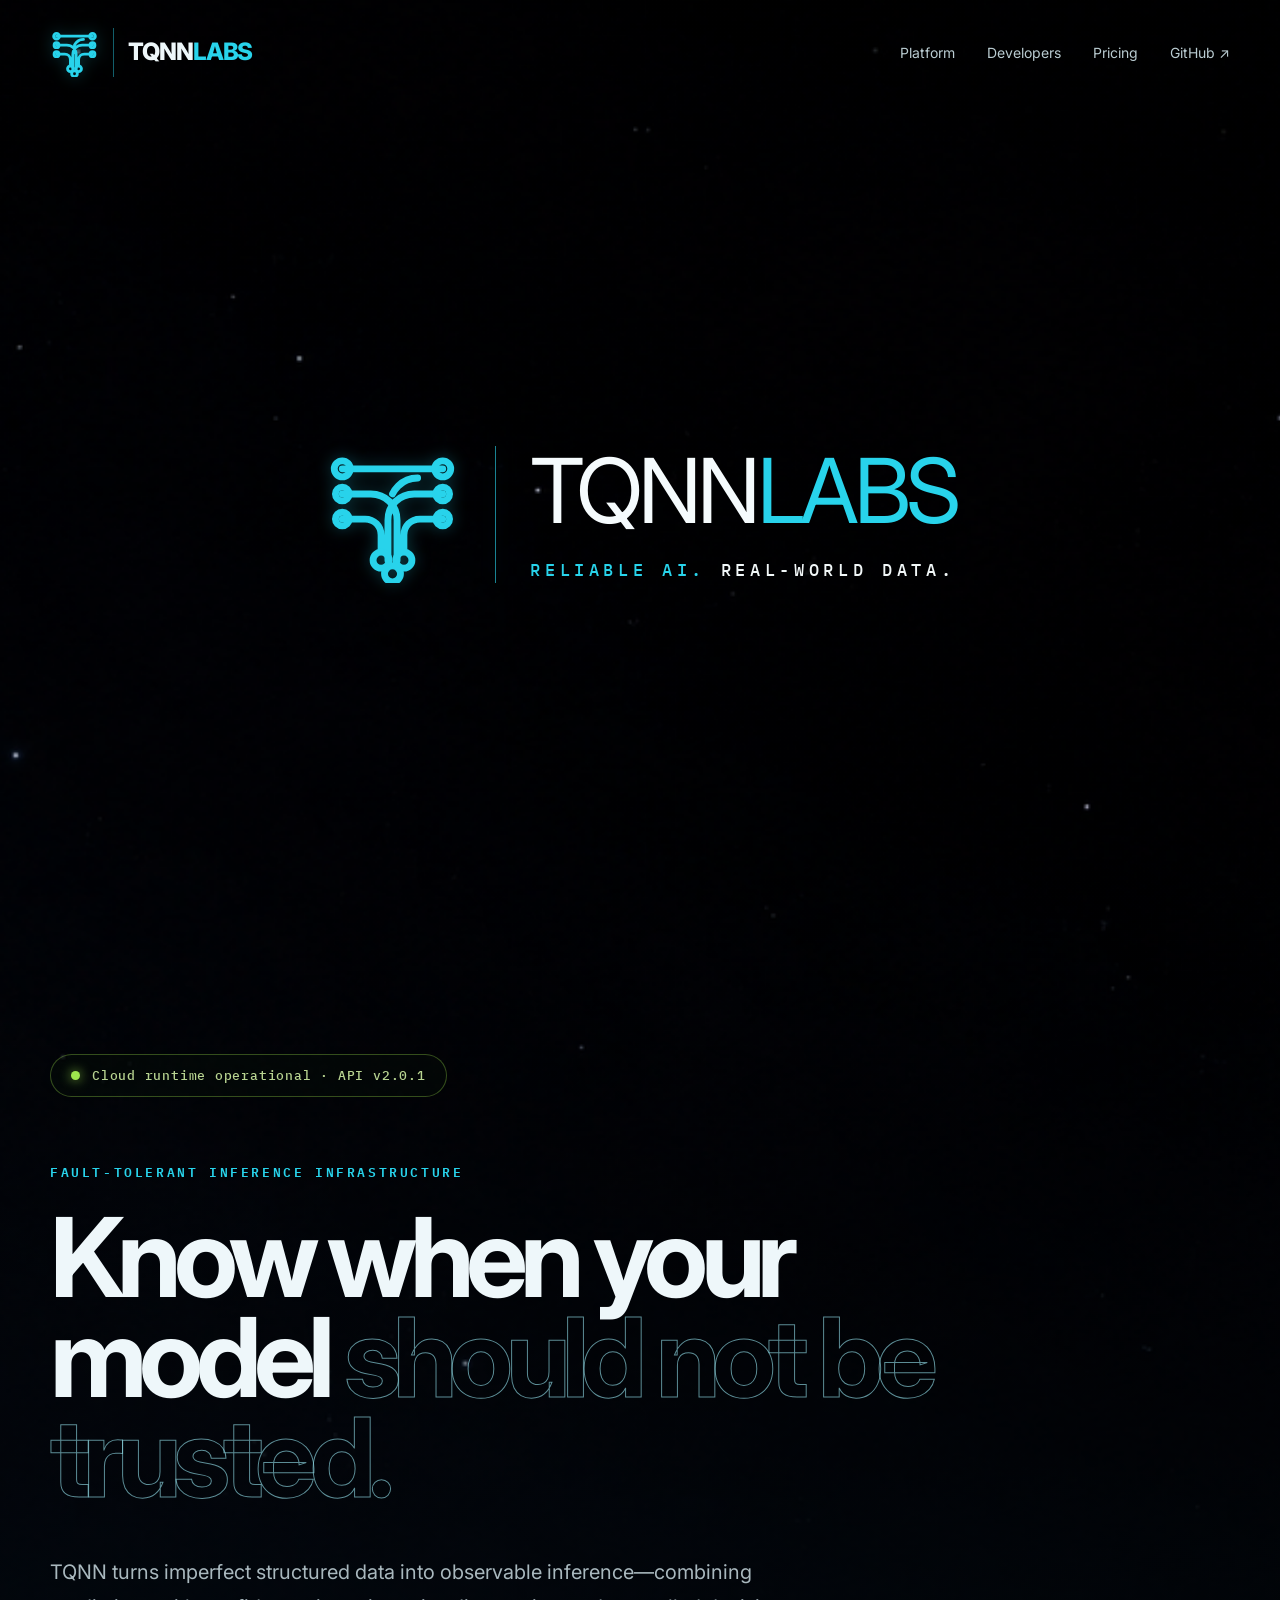
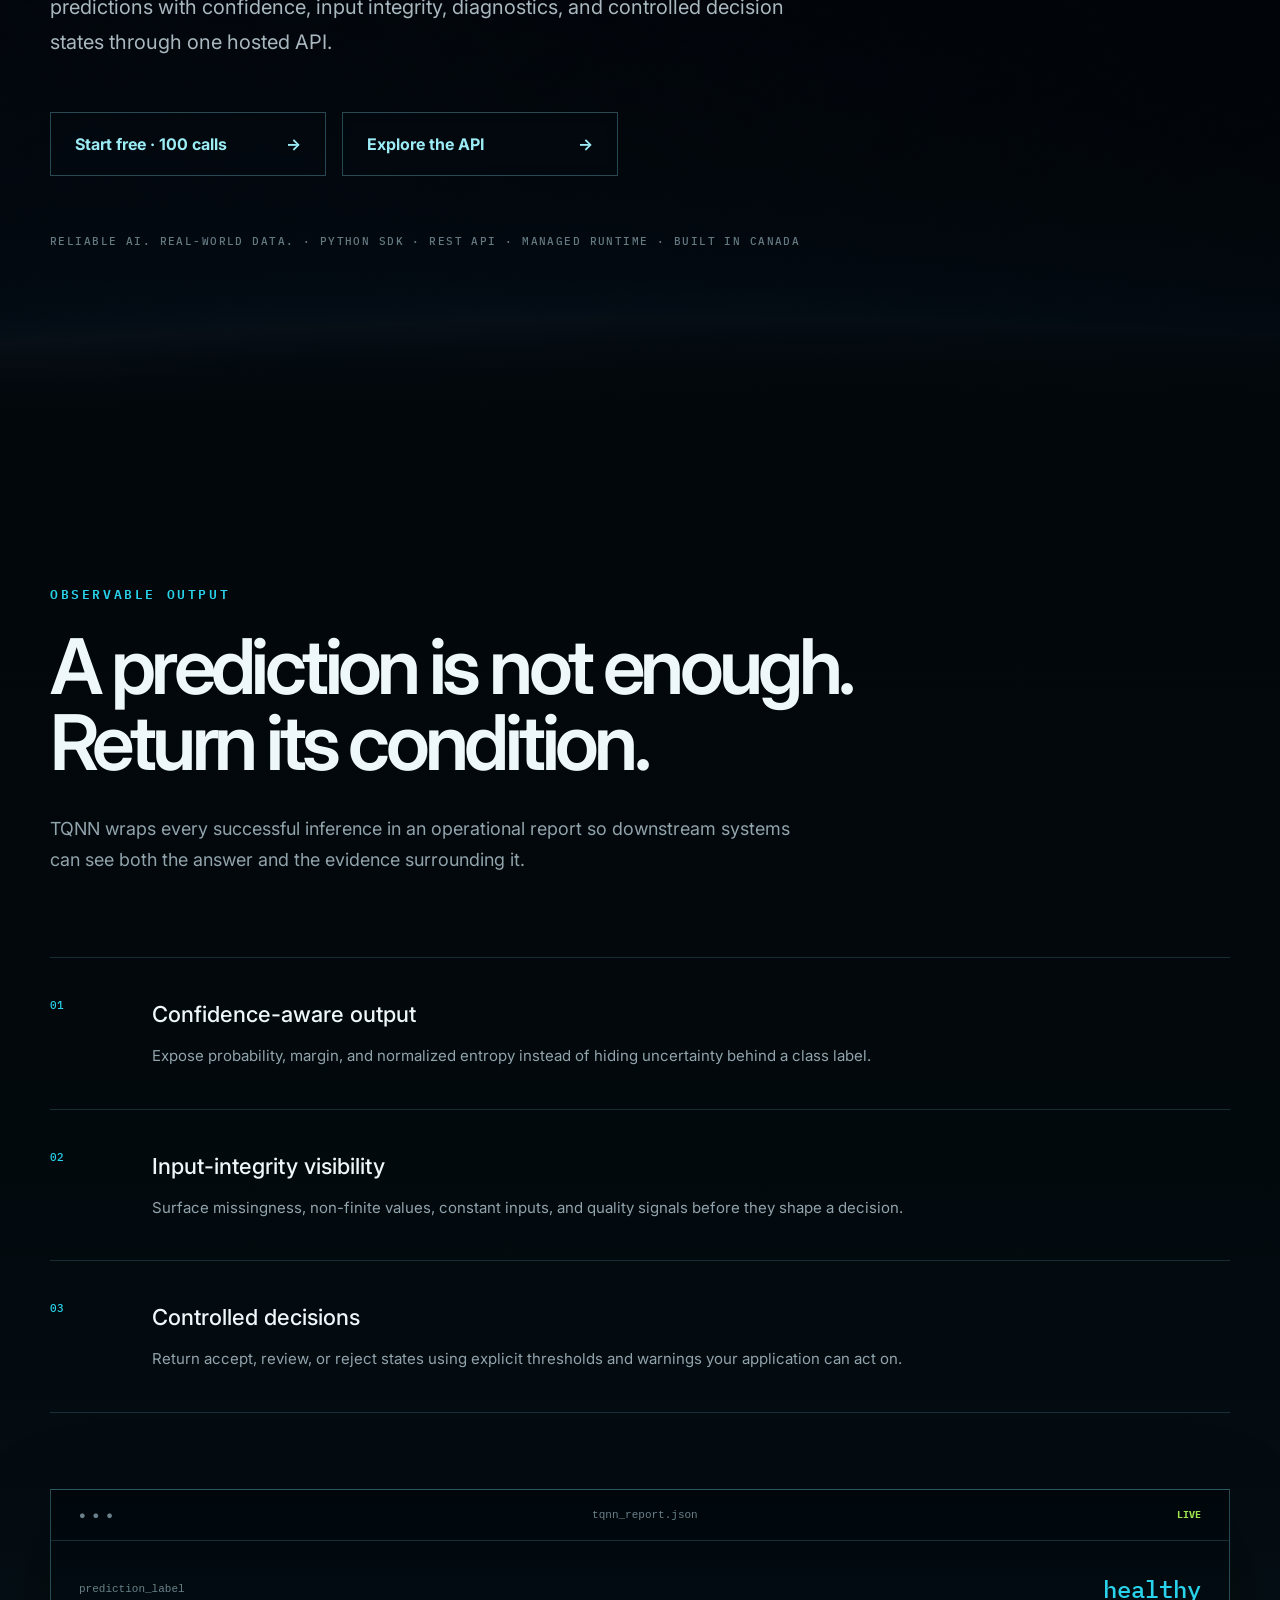
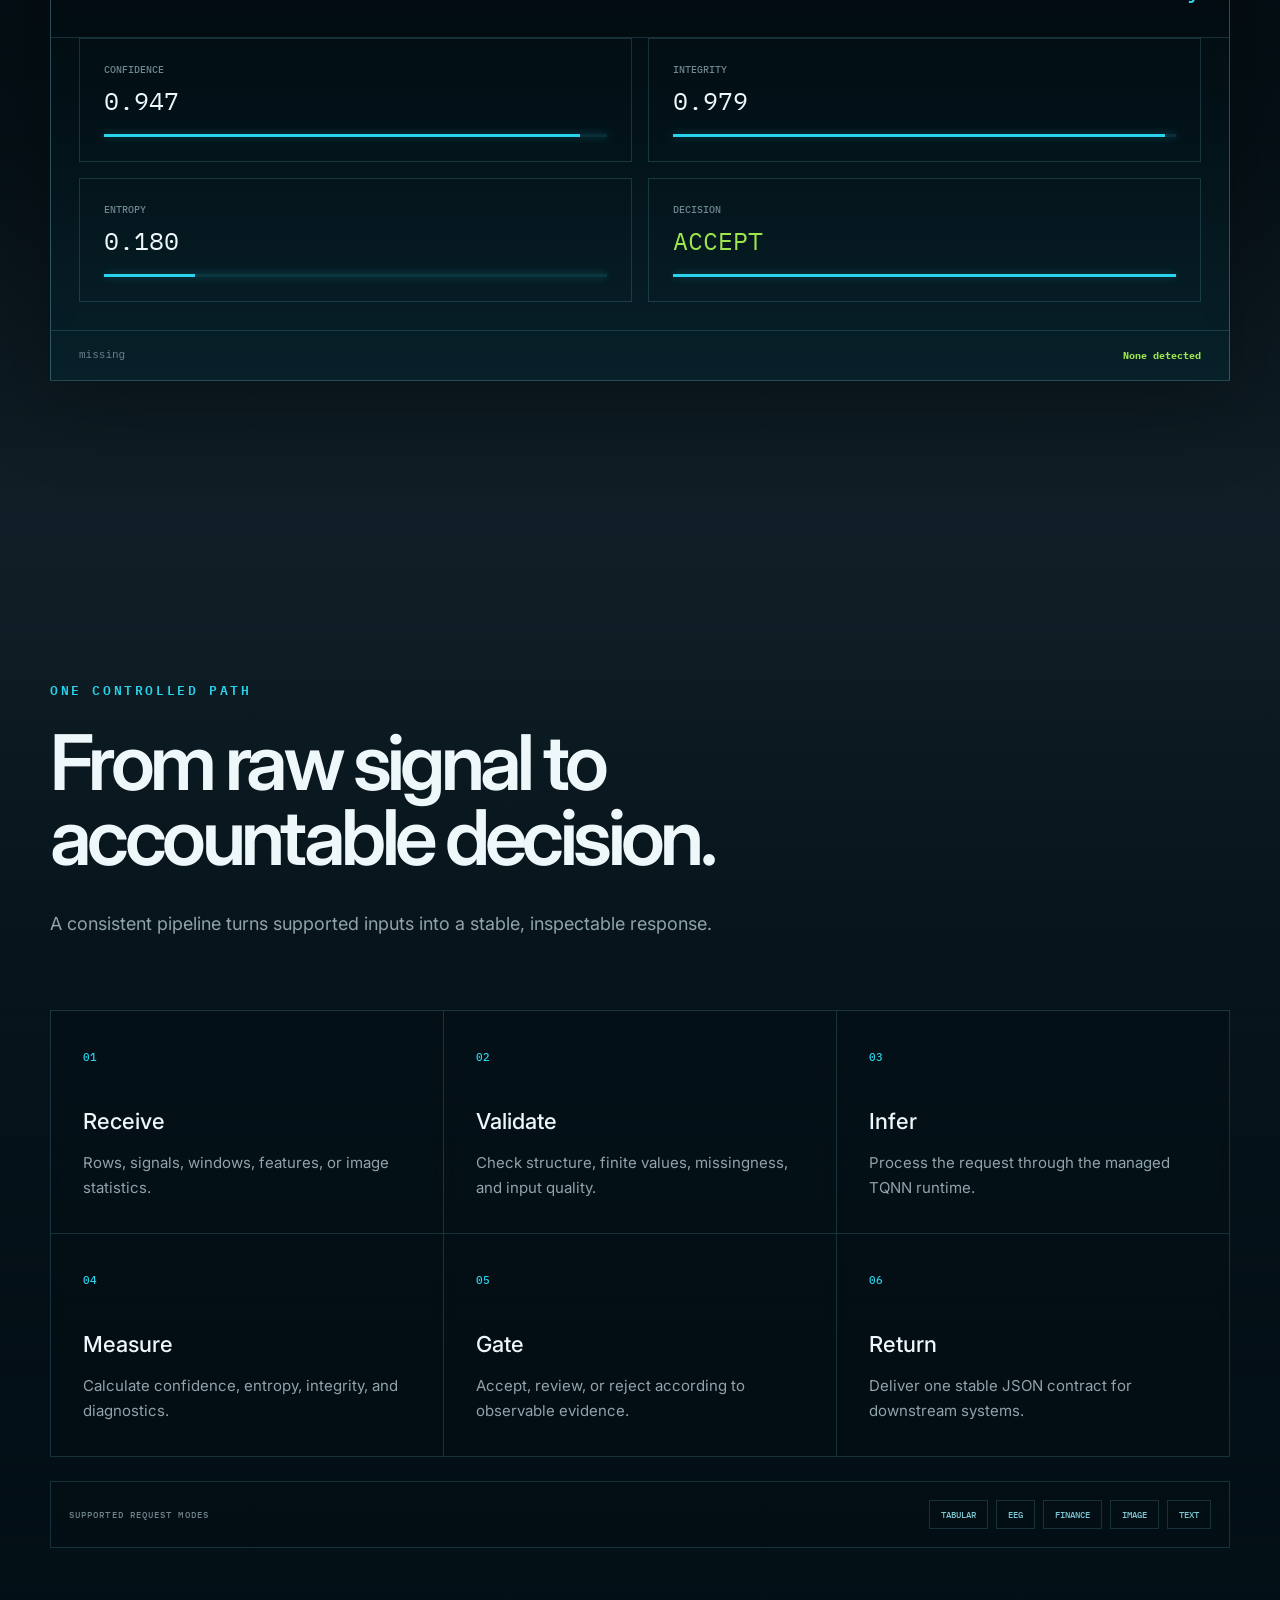
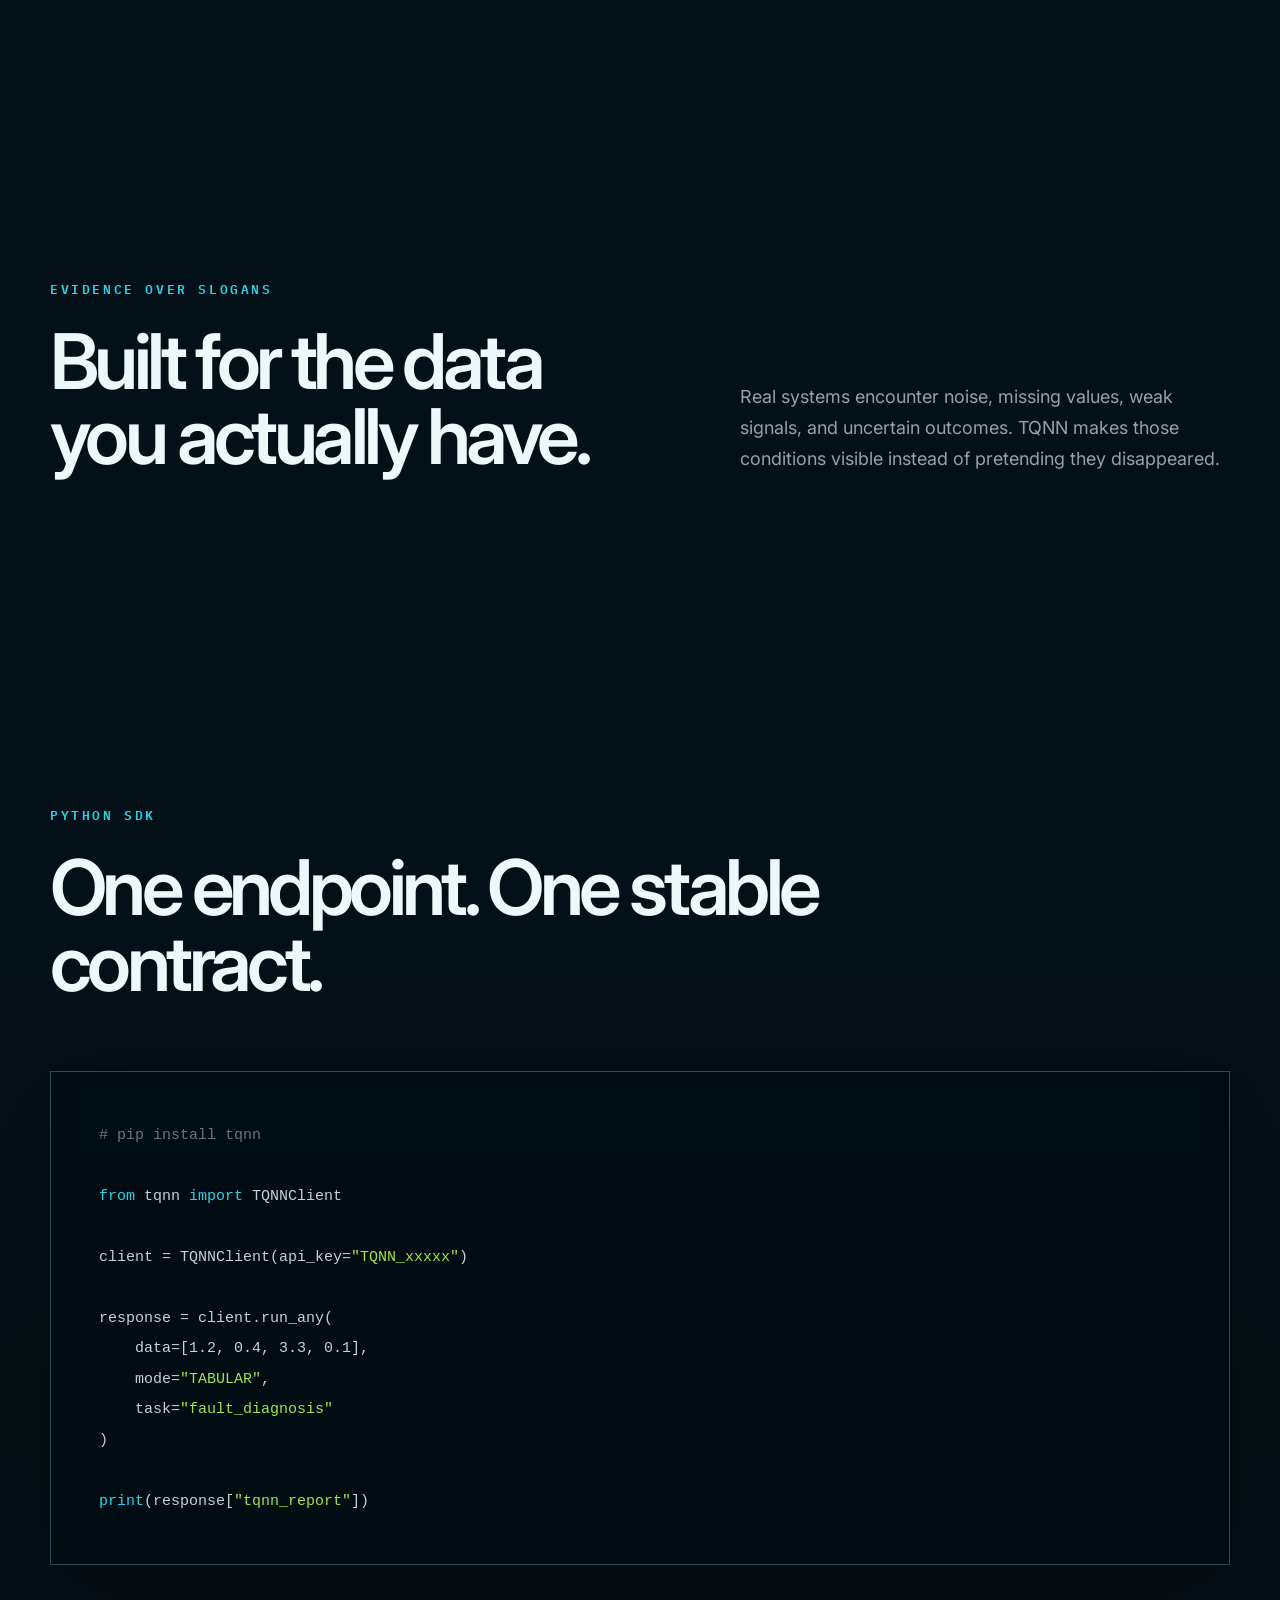
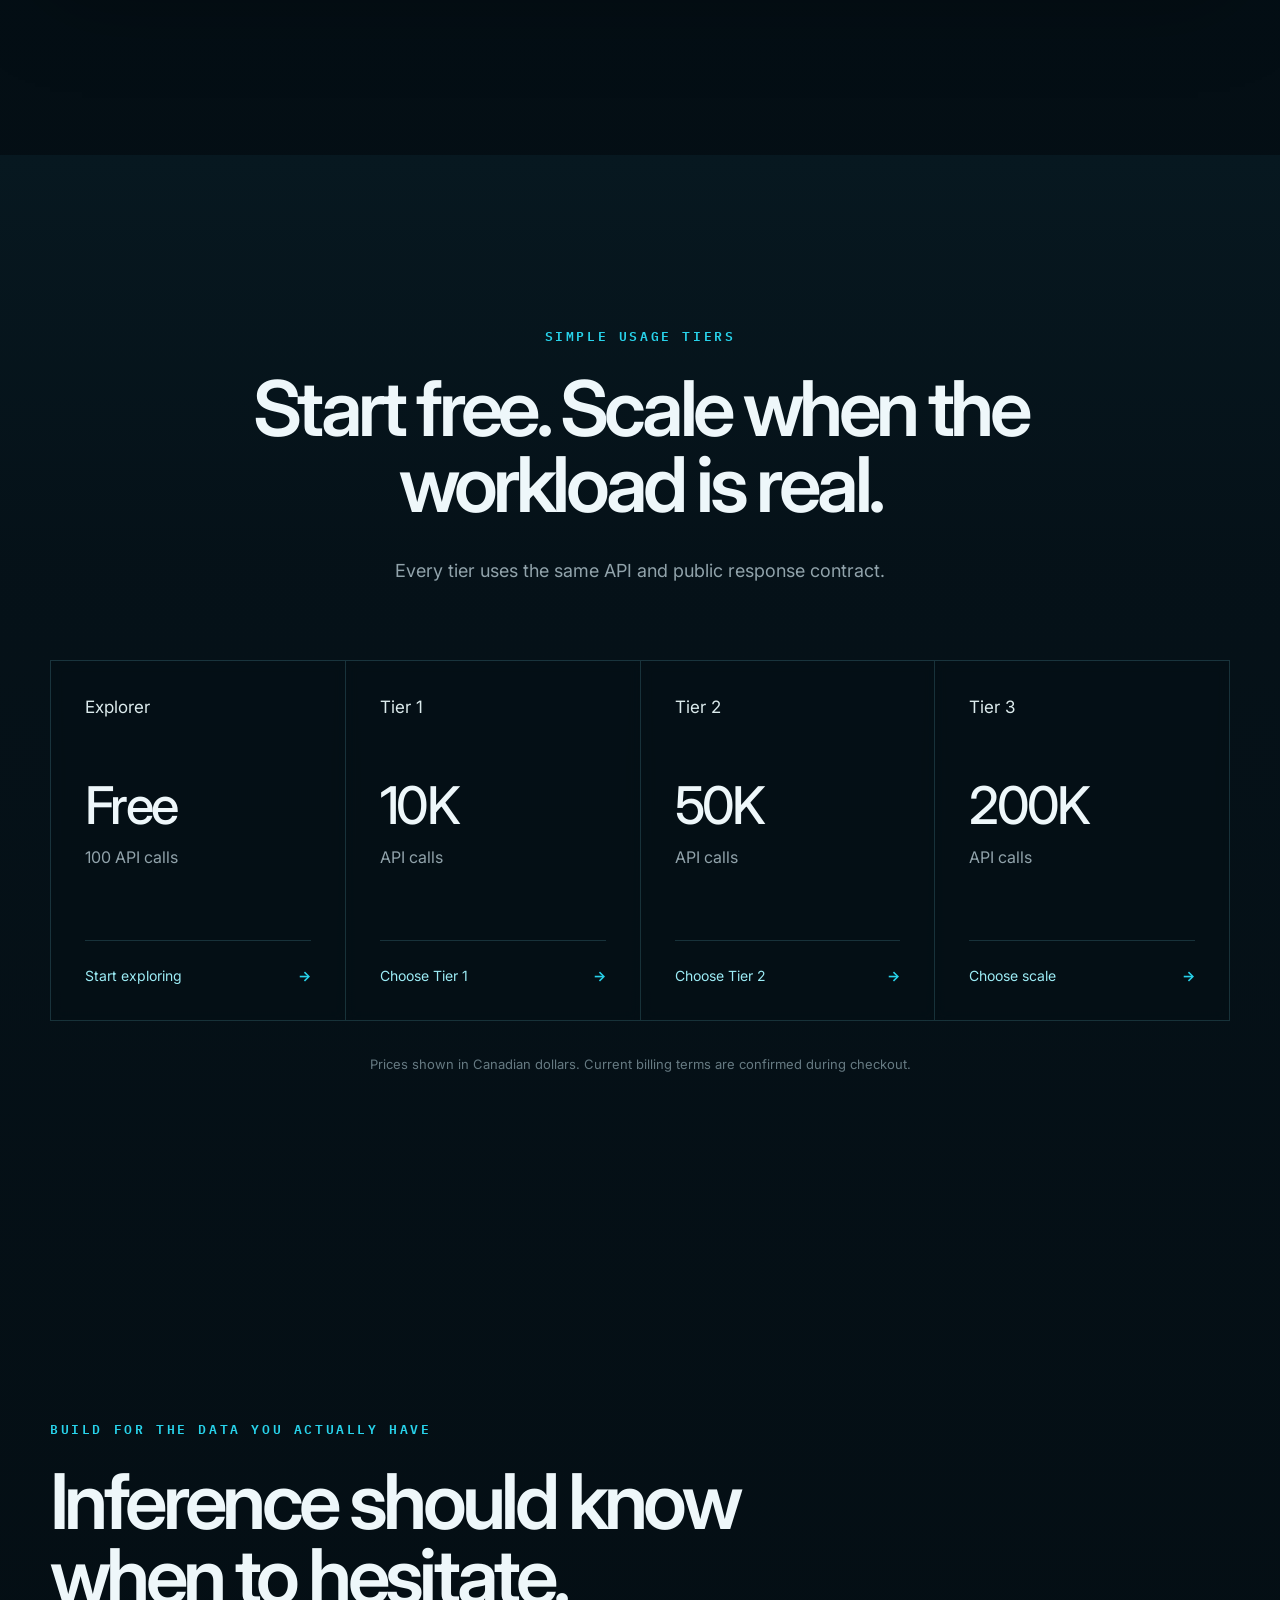
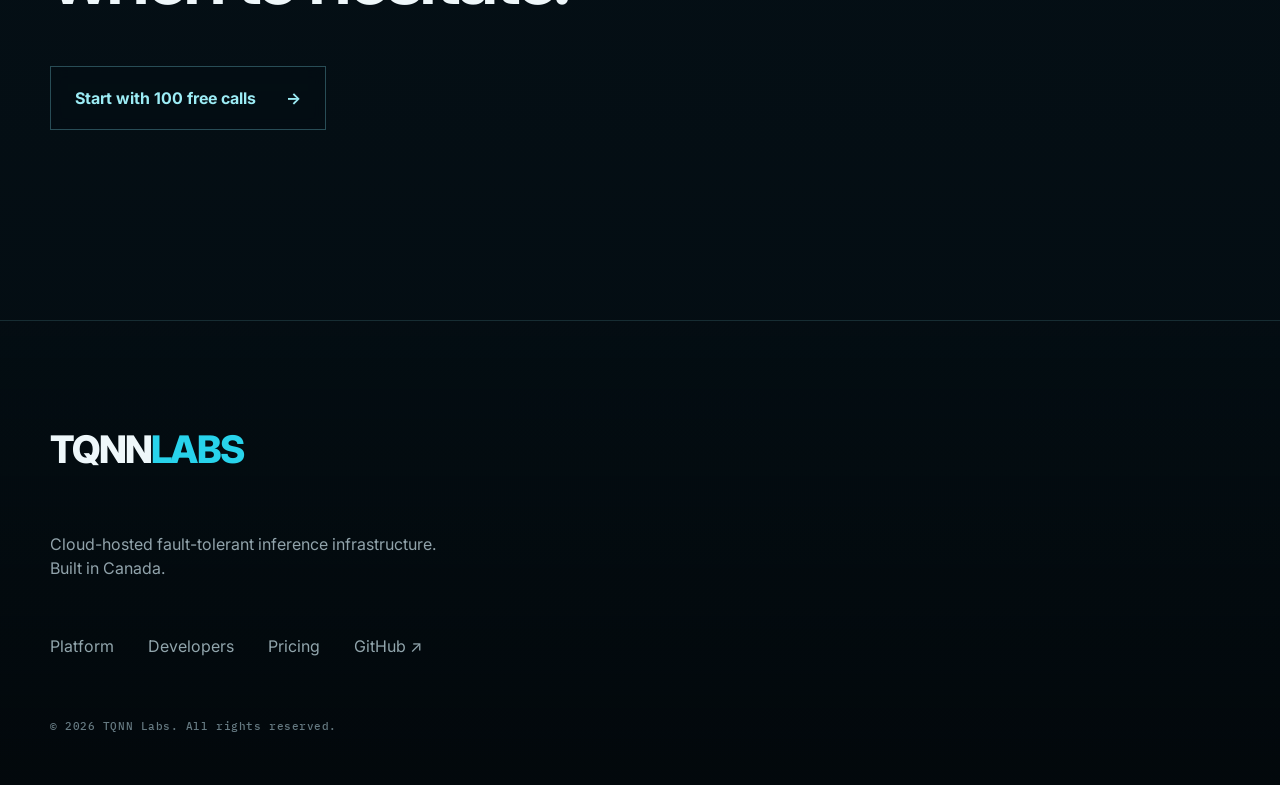
<file: index.html>
<!doctype html>
<html lang="en-CA">
<head>
  <meta charset="utf-8">
  <meta name="viewport" content="width=device-width,initial-scale=1">
  <meta name="theme-color" content="#02070b">
  <meta name="description" content="TQNN Labs provides confidence-aware, fault-tolerant inference for imperfect real-world data.">
  <title>TQNN Labs — Fault-Tolerant Inference</title>
  <link rel="icon" href="assets/favicon.svg" type="image/svg+xml">
  <link rel="stylesheet" href="assets/styles.css">
</head>
<body>
  <a class="skip-link" href="#main">Skip to content</a>

  <header class="site-header" id="top">
    <nav class="nav shell" aria-label="Primary navigation">
      <a class="wordmark" href="#top" aria-label="TQNN Labs home">
        <svg class="brand-mark" viewBox="0 0 120 120" aria-hidden="true">
          <g fill="none" stroke="currentColor" stroke-width="7" stroke-linecap="round" stroke-linejoin="round">
            <path d="M16 20h88M16 42h25c13 0 23 10 23 23v35M104 42H79c-13 0-23 10-23 23v35M16 64h20c8 0 14 6 14 14v14M104 64H84c-8 0-14 6-14 14v14M60 42c0 0 6-14 22-14"/>
            <circle cx="16" cy="20" r="7"/><circle cx="104" cy="20" r="7"/>
            <circle cx="16" cy="42" r="6"/><circle cx="104" cy="42" r="6"/>
            <circle cx="16" cy="64" r="6"/><circle cx="104" cy="64" r="6"/>
            <circle cx="50" cy="100" r="7"/><circle cx="70" cy="100" r="7"/>
            <circle cx="60" cy="112" r="7"/>
          </g>
        </svg>
        <span>TQNN<span>LABS</span></span>
      </a>
      <button class="menu-toggle" type="button" aria-expanded="false" aria-controls="site-menu">Menu</button>
      <div class="site-menu" id="site-menu">
        <a href="#platform">Platform</a>
        <a href="#developers">Developers</a>
        <a href="#pricing">Pricing</a>
        <a href="https://github.com/tqnnlabs" rel="noopener">GitHub ↗</a>
      </div>
    </nav>
  </header>

  <main id="main">
    <section class="hero stage-space" aria-labelledby="hero-title">
      <div class="shell hero-inner">
        <div class="hero-brand" aria-label="TQNN Labs — Reliable AI. Real-world data.">
          <svg class="hero-mark brand-mark" viewBox="0 0 120 120" aria-hidden="true">
            <g fill="none" stroke="currentColor" stroke-width="6" stroke-linecap="round" stroke-linejoin="round">
              <path d="M16 20h88M16 42h25c13 0 23 10 23 23v35M104 42H79c-13 0-23 10-23 23v35M16 64h20c8 0 14 6 14 14v14M104 64H84c-8 0-14 6-14 14v14M60 42c0 0 6-14 22-14"/>
              <circle cx="16" cy="20" r="7"/><circle cx="104" cy="20" r="7"/><circle cx="16" cy="42" r="6"/><circle cx="104" cy="42" r="6"/><circle cx="16" cy="64" r="6"/><circle cx="104" cy="64" r="6"/><circle cx="50" cy="100" r="7"/><circle cx="70" cy="100" r="7"/><circle cx="60" cy="112" r="7"/>
            </g>
          </svg>
          <div><strong>TQNN<span>LABS</span></strong><small><em>Reliable AI.</em> Real-world data.</small></div>
        </div>
        <div class="hero-copy">
          <p class="status"><i></i> Cloud runtime operational · API v2.0.1</p>
          <p class="eyebrow">Fault-tolerant inference infrastructure</p>
          <h1 id="hero-title">Know when your model <span>should not be trusted.</span></h1>
          <p class="lede">TQNN turns imperfect structured data into observable inference—combining predictions with confidence, input integrity, diagnostics, and controlled decision states through one hosted API.</p>
          <div class="actions">
            <a class="button" href="https://tqnn-anyengine-api-914075492772.northamerica-northeast1.run.app/store">Start free · 100 calls <span>→</span></a>
            <a class="button" href="https://tqnn-anyengine-api-914075492772.northamerica-northeast1.run.app/docs">Explore the API <span>→</span></a>
          </div>
          <p class="micro">Reliable AI. Real-world data. · Python SDK · REST API · Managed runtime · Built in Canada</p>
        </div>
      </div>
    </section>

    <div class="journey-city">
      <section class="platform section" id="platform" aria-labelledby="platform-title">
        <div class="shell">
          <p class="eyebrow">Observable output</p>
          <h2 id="platform-title">A prediction is not enough.<br>Return its condition.</h2>
          <p class="section-intro">TQNN wraps every successful inference in an operational report so downstream systems can see both the answer and the evidence surrounding it.</p>
          <div class="feature-list">
            <article><b>01</b><div><h3>Confidence-aware output</h3><p>Expose probability, margin, and normalized entropy instead of hiding uncertainty behind a class label.</p></div></article>
            <article><b>02</b><div><h3>Input-integrity visibility</h3><p>Surface missingness, non-finite values, constant inputs, and quality signals before they shape a decision.</p></div></article>
            <article><b>03</b><div><h3>Controlled decisions</h3><p>Return accept, review, or reject states using explicit thresholds and warnings your application can act on.</p></div></article>
          </div>

          <div class="report-card" aria-label="Example TQNN inference report">
            <div class="report-head"><span>● ● ●</span><code>tqnn_report.json</code><b>LIVE</b></div>
            <div class="report-label"><code>prediction_label</code><strong>healthy</strong></div>
            <div class="metrics">
              <div><small>Confidence</small><strong>0.947</strong><i style="--value:94.7%"></i></div>
              <div><small>Integrity</small><strong>0.979</strong><i style="--value:97.9%"></i></div>
              <div><small>Entropy</small><strong>0.180</strong><i style="--value:18%"></i></div>
              <div><small>Decision</small><strong class="accept">ACCEPT</strong><i style="--value:100%"></i></div>
            </div>
            <div class="report-foot"><code>missing</code><b>None detected</b></div>
          </div>
        </div>
      </section>

      <section class="workflow section" aria-labelledby="workflow-title">
        <div class="shell">
          <p class="eyebrow">One controlled path</p>
          <h2 id="workflow-title">From raw signal to accountable decision.</h2>
          <p class="section-intro">A consistent pipeline turns supported inputs into a stable, inspectable response.</p>
          <ol class="workflow-grid">
            <li><b>01</b><h3>Receive</h3><p>Rows, signals, windows, features, or image statistics.</p></li>
            <li><b>02</b><h3>Validate</h3><p>Check structure, finite values, missingness, and input quality.</p></li>
            <li><b>03</b><h3>Infer</h3><p>Process the request through the managed TQNN runtime.</p></li>
            <li><b>04</b><h3>Measure</h3><p>Calculate confidence, entropy, integrity, and diagnostics.</p></li>
            <li><b>05</b><h3>Gate</h3><p>Accept, review, or reject according to observable evidence.</p></li>
            <li><b>06</b><h3>Return</h3><p>Deliver one stable JSON contract for downstream systems.</p></li>
          </ol>
          <div class="mode-row"><span>Supported request modes</span><b>Tabular</b><b>EEG</b><b>Finance</b><b>Image</b><b>Text</b></div>
        </div>
      </section>

      <section class="evidence section" aria-labelledby="evidence-title">
        <div class="shell split">
          <div><p class="eyebrow">Evidence over slogans</p><h2 id="evidence-title">Built for the data you actually have.</h2></div>
          <p class="section-intro">Real systems encounter noise, missing values, weak signals, and uncertain outcomes. TQNN makes those conditions visible instead of pretending they disappeared.</p>
        </div>
      </section>

      <section class="developers section" id="developers" aria-labelledby="developers-title">
        <div class="shell">
          <p class="eyebrow">Python SDK</p>
          <h2 id="developers-title">One endpoint. One stable contract.</h2>
          <div class="code-card"><pre><code><span># pip install tqnn</span>

<i>from</i> tqnn <i>import</i> TQNNClient

client = TQNNClient(api_key=<b>"TQNN_xxxxx"</b>)

response = client.run_any(
    data=[1.2, 0.4, 3.3, 0.1],
    mode=<b>"TABULAR"</b>,
    task=<b>"fault_diagnosis"</b>
)

<i>print</i>(response[<b>"tqnn_report"</b>])</code></pre></div>
        </div>
      </section>
    </div>

    <div class="journey-grid">
      <section class="pricing section" id="pricing" aria-labelledby="pricing-title">
        <div class="shell centered">
          <p class="eyebrow">Simple usage tiers</p>
          <h2 id="pricing-title">Start free. Scale when the workload is real.</h2>
          <p class="section-intro">Every tier uses the same API and public response contract.</p>
          <div class="pricing-grid">
            <article><p>Explorer</p><h3>Free</h3><span>100 API calls</span><a href="https://tqnn-anyengine-api-914075492772.northamerica-northeast1.run.app/store">Start exploring <b>→</b></a></article>
            <article><p>Tier 1</p><h3>10K</h3><span>API calls</span><a href="https://tqnn-anyengine-api-914075492772.northamerica-northeast1.run.app/store">Choose Tier 1 <b>→</b></a></article>
            <article><p>Tier 2</p><h3>50K</h3><span>API calls</span><a href="https://tqnn-anyengine-api-914075492772.northamerica-northeast1.run.app/store">Choose Tier 2 <b>→</b></a></article>
            <article><p>Tier 3</p><h3>200K</h3><span>API calls</span><a href="https://tqnn-anyengine-api-914075492772.northamerica-northeast1.run.app/store">Choose scale <b>→</b></a></article>
          </div>
          <p class="fine-print">Prices shown in Canadian dollars. Current billing terms are confirmed during checkout.</p>
        </div>
      </section>

      <section class="closing section">
        <div class="shell"><p class="eyebrow">Build for the data you actually have</p><h2>Inference should know<br>when to hesitate.</h2><a class="button" href="https://tqnn-anyengine-api-914075492772.northamerica-northeast1.run.app/store">Start with 100 free calls <span>→</span></a></div>
      </section>

      <footer class="footer">
        <div class="shell">
          <a class="wordmark" href="#top"><span>TQNN<span>LABS</span></span></a>
          <p>Cloud-hosted fault-tolerant inference infrastructure.<br>Built in Canada.</p>
          <nav aria-label="Footer navigation"><a href="#platform">Platform</a><a href="#developers">Developers</a><a href="#pricing">Pricing</a><a href="https://github.com/tqnnlabs">GitHub ↗</a></nav>
          <small>© 2026 TQNN Labs. All rights reserved.</small>
        </div>
      </footer>
    </div>
  </main>

  <script src="assets/site.js" defer></script>
</body>
</html>
</file>
<file: assets/styles.css>
@import url('https://fonts.googleapis.com/css2?family=IBM+Plex+Mono:wght@400;500;600&family=Inter:wght@400;500;600;700;800&display=swap');

:root{
  --black:#020609;
  --ink:#061117;
  --panel:rgba(3,14,20,.58);
  --line:rgba(119,210,226,.18);
  --line-strong:rgba(119,210,226,.32);
  --text:#eef7fa;
  --muted:#91a3ab;
  --cyan:#28d3eb;
  --cyan-soft:#9cecf5;
  --green:#9ee64d;
  --mono:'IBM Plex Mono',ui-monospace,SFMono-Regular,Consolas,monospace;
  --sans:Inter,system-ui,-apple-system,BlinkMacSystemFont,'Segoe UI',sans-serif;
  color-scheme:dark;
}

*{box-sizing:border-box}
html{scroll-behavior:smooth;background:var(--black)}
body{margin:0;background:var(--black);color:var(--text);font-family:var(--sans);line-height:1.5;overflow-x:hidden}
body::before{content:"";position:fixed;inset:0;z-index:20;pointer-events:none;opacity:.16;background-image:linear-gradient(rgba(255,255,255,.018) 1px,transparent 1px),linear-gradient(90deg,rgba(255,255,255,.015) 1px,transparent 1px);background-size:4px 4px}
a{color:inherit;text-decoration:none}
button{font:inherit}
.shell{width:min(1180px,calc(100% - 84px));margin-inline:auto}
.skip-link{position:fixed;top:10px;left:10px;z-index:100;transform:translateY(-180%);padding:10px 14px;background:var(--cyan);color:#001017;font-weight:800}
.skip-link:focus{transform:none}

.site-header{position:absolute;inset:0 0 auto;z-index:10;background:transparent;border:0}
.nav{height:104px;display:flex;align-items:center;justify-content:space-between}
.wordmark{display:inline-flex;align-items:center;gap:14px;font-size:24px;font-weight:800;letter-spacing:-.045em}
.wordmark>span>span,.hero-brand strong span{color:var(--cyan)}
.brand-mark{width:64px;color:var(--cyan);filter:drop-shadow(0 0 8px rgba(40,211,235,.28))}
.wordmark .brand-mark{padding-right:14px;border-right:1px solid rgba(40,211,235,.45)}
.menu-toggle{display:none;border:0;background:transparent;color:var(--cyan-soft);text-transform:uppercase;letter-spacing:.14em;cursor:pointer}
.site-menu{display:flex;align-items:center;gap:32px;color:#b9cbd1;font-size:14px}
.site-menu a{transition:color .2s ease}
.site-menu a:hover,.site-menu a:focus{color:var(--cyan)}

.hero{min-height:1450px;position:relative;isolation:isolate;background:#000 url('space-satellites.png') center top/cover no-repeat}
.hero::before{content:"";position:absolute;inset:0;z-index:-1;background:linear-gradient(to bottom,rgba(0,0,0,.05) 0%,rgba(0,0,0,.02) 42%,rgba(0,3,6,.48) 72%,#02070b 100%)}
.hero-inner{padding-top:104px}
.hero-brand{min-height:820px;display:flex;align-items:center;justify-content:center;gap:34px;color:var(--cyan)}
.hero-mark{width:172px;padding-right:34px;border-right:1px solid rgba(40,211,235,.62)}
.hero-brand strong{display:block;color:#f5fbfd;font-size:clamp(48px,7vw,92px);font-weight:400;letter-spacing:-.055em;line-height:1}
.hero-brand small{display:block;margin-top:24px;color:#f1f7f8;font:500 clamp(11px,1.3vw,17px)/1.4 var(--mono);text-transform:uppercase;letter-spacing:.28em}
.hero-brand small em{color:var(--cyan);font-style:normal}
.hero-copy{max-width:1030px;padding:130px 0 170px}
.status{display:inline-flex;align-items:center;gap:12px;margin:0 0 64px;padding:12px 20px;border:1px solid rgba(158,230,77,.32);border-radius:999px;color:#b8d491;background:rgba(15,29,12,.18);font:500 13px var(--mono);letter-spacing:.06em}
.status i{width:9px;height:9px;border-radius:50%;background:var(--green);box-shadow:0 0 12px rgba(158,230,77,.85)}
.eyebrow{margin:0 0 24px;color:var(--cyan);font:600 13px var(--mono);letter-spacing:.2em;text-transform:uppercase}
h1,h2,h3,p{overflow-wrap:break-word}
h1{max-width:1040px;margin:0;font-size:clamp(62px,8.6vw,126px);font-weight:700;line-height:.91;letter-spacing:-.07em}
h1 span{-webkit-text-stroke:1px rgba(148,226,238,.62);color:transparent}
.lede{max-width:780px;margin:48px 0 0;color:#a9b8be;font-size:20px;line-height:1.75}
.actions{display:flex;gap:16px;margin-top:52px}
.button{min-width:276px;display:inline-flex;align-items:center;justify-content:space-between;gap:28px;padding:19px 24px;border:1px solid var(--line-strong);background:rgba(4,15,20,.26);color:var(--cyan-soft);font-weight:700;backdrop-filter:blur(7px);transition:border-color .2s,background .2s,transform .2s}
.button:hover,.button:focus{border-color:var(--cyan);background:rgba(40,211,235,.08);transform:translateY(-2px)}
.micro{margin:58px 0 0;color:#657981;font:500 11px var(--mono);text-transform:uppercase;letter-spacing:.13em}

.section{position:relative;padding:140px 0}
.section h2{max-width:850px;margin:0;font-size:clamp(48px,6vw,84px);font-weight:600;line-height:.98;letter-spacing:-.06em}
.section-intro{max-width:760px;margin:34px 0 0;color:var(--muted);font-size:18px;line-height:1.7}

.journey-city{position:relative;isolation:isolate;background:#031018 url('city-lights.png') center/cover no-repeat;background-attachment:fixed}
.journey-city::before{content:"";position:absolute;inset:0;z-index:-1;background:linear-gradient(to bottom,#02070b 0%,rgba(2,8,12,.96) 12%,rgba(4,15,21,.72) 48%,rgba(5,17,24,.5) 76%,rgba(4,14,20,.88) 100%)}
.platform{padding-top:165px;background:linear-gradient(to bottom,#02070b 0%,rgba(2,8,12,.92) 35%,rgba(7,18,24,.58) 78%,#101f27 100%)}
.feature-list{margin:82px 0 76px;border-top:1px solid var(--line)}
.feature-list article{display:grid;grid-template-columns:72px 1fr;gap:30px;padding:40px 0;border-bottom:1px solid var(--line)}
.feature-list b,.workflow-grid b{color:var(--cyan);font:500 11px var(--mono)}
.feature-list h3,.workflow-grid h3{margin:0 0 12px;font-size:22px;font-weight:500}
.feature-list p,.workflow-grid p{margin:0;color:var(--muted);font-size:15px;line-height:1.7}
.report-card{border:1px solid var(--line-strong);background:linear-gradient(to bottom,rgba(0,6,10,.88),rgba(7,34,43,.82));box-shadow:0 22px 80px rgba(0,0,0,.28);backdrop-filter:blur(10px)}
.report-head,.report-label,.report-foot{display:flex;align-items:center;justify-content:space-between;padding:18px 28px;border-bottom:1px solid var(--line);color:#69818a;font:500 11px var(--mono)}
.report-head b,.report-foot b{color:var(--green);font-size:10px}
.report-label{padding-block:32px}.report-label strong{color:var(--cyan);font:500 24px var(--mono)}
.metrics{display:grid;grid-template-columns:1fr 1fr;gap:16px;padding:0 28px 28px}
.metrics>div{padding:24px;border:1px solid var(--line)}
.metrics small{display:block;color:#6f8790;font:500 10px var(--mono);text-transform:uppercase}
.metrics strong{display:block;margin:8px 0 17px;font:400 25px var(--mono)}
.metrics strong.accept{color:var(--green)}
.metrics i{display:block;height:3px;background:linear-gradient(90deg,var(--cyan) var(--value),rgba(40,211,235,.15) var(--value));box-shadow:0 0 9px rgba(40,211,235,.3)}
.report-foot{border-top:1px solid var(--line);border-bottom:0}

.workflow{margin-top:-2px;padding-top:160px;background:linear-gradient(to bottom,#101f27 0%,rgba(15,30,38,.94) 10%,rgba(10,25,33,.54) 36%,rgba(6,20,28,.14) 72%,transparent 100%)}
.workflow-grid{display:grid;grid-template-columns:repeat(3,1fr);margin:70px 0 24px;padding:0;list-style:none;border-top:1px solid var(--line);border-left:1px solid var(--line)}
.workflow-grid li{min-height:220px;padding:32px;border-right:1px solid var(--line);border-bottom:1px solid var(--line);background:rgba(2,12,17,.22);backdrop-filter:blur(5px)}
.workflow-grid h3{margin-top:38px}
.mode-row{display:flex;align-items:center;justify-content:flex-end;gap:8px;padding:18px;border:1px solid var(--line);background:rgba(2,12,17,.22);font:500 9px var(--mono);text-transform:uppercase}
.mode-row span{margin-right:auto;color:#71848b;letter-spacing:.12em}.mode-row b{padding:8px 11px;border:1px solid var(--line);color:#7ec8d4;font-weight:500}

.evidence{padding:190px 0}.split{display:grid;grid-template-columns:1.1fr .9fr;gap:90px;align-items:end}.split .section-intro{margin:0}
.developers{padding-bottom:190px}.developers h2{margin-bottom:70px}
.code-card{border:1px solid var(--line-strong);background:rgba(1,12,18,.78);box-shadow:0 24px 90px rgba(0,0,0,.35);backdrop-filter:blur(12px)}
.code-card pre{margin:0;padding:48px;overflow:auto;color:#c5d1d5;font:500 15px/1.9 var(--mono)}
.code-card span{color:#64777f}.code-card i{color:var(--cyan);font-style:normal}.code-card b{color:var(--green);font-weight:500}

.journey-grid{position:relative;isolation:isolate;background:#06131a url('energy-grid.png') center bottom/cover no-repeat;background-attachment:fixed}
.journey-grid::before{content:"";position:absolute;inset:0;z-index:-1;background:linear-gradient(to bottom,#071820 0%,rgba(5,17,24,.88) 18%,rgba(4,14,20,.72) 54%,rgba(3,11,16,.9) 100%)}
.pricing{padding-top:170px}.centered{text-align:center}.centered h2,.centered .section-intro{margin-left:auto;margin-right:auto}
.pricing-grid{display:grid;grid-template-columns:repeat(4,1fr);margin-top:74px;border-top:1px solid var(--line);border-left:1px solid var(--line);text-align:left}
.pricing-grid article{min-height:360px;padding:34px;display:flex;flex-direction:column;border-right:1px solid var(--line);border-bottom:1px solid var(--line);background:rgba(2,13,18,.18);backdrop-filter:blur(6px)}
.pricing-grid p{margin:0 0 46px;color:#dcebed;font-size:17px}.pricing-grid h3{margin:0;font-size:52px;font-weight:500;letter-spacing:-.05em}.pricing-grid span{color:var(--muted)}
.pricing-grid a{display:flex;justify-content:space-between;margin-top:auto;padding-top:24px;border-top:1px solid var(--line);color:var(--cyan-soft);font-size:14px}.pricing-grid a b{color:var(--cyan)}
.fine-print{margin-top:34px;color:#667a82;font-size:13px}
.closing{padding:190px 0}.closing h2{margin-bottom:52px}.footer{padding:100px 0 75px;border-top:1px solid var(--line);background:linear-gradient(to bottom,rgba(3,12,17,.36),rgba(2,7,10,.8))}
.footer .wordmark{font-size:38px}.footer p{margin:54px 0;color:var(--muted)}.footer nav{display:flex;gap:34px;margin-bottom:54px;color:#91a5ac}.footer nav a:hover{color:var(--cyan)}.footer small{color:#657981;font:500 11px var(--mono);letter-spacing:.05em}

@media(max-width:900px){
  .shell{width:min(100% - 48px,760px)}
  .site-menu{display:none;position:absolute;top:86px;left:24px;right:24px;flex-direction:column;align-items:stretch;padding:24px;background:rgba(2,12,17,.96);border:1px solid var(--line-strong)}
  .site-menu.open{display:flex}.menu-toggle{display:block}.wordmark{font-size:20px}.wordmark .brand-mark{width:56px}
  .hero{min-height:1250px;background-position:55% top}.hero-brand{min-height:650px}.hero-mark{width:130px}.hero-copy{padding-top:100px}
  .workflow-grid{grid-template-columns:repeat(2,1fr)}.pricing-grid{grid-template-columns:repeat(2,1fr)}.split{grid-template-columns:1fr;gap:32px}
}

@media(max-width:600px){
  .shell{width:calc(100% - 40px)}.nav{height:84px}.site-header .wordmark{visibility:hidden}.menu-toggle{margin-left:auto}
  .hero{min-height:1380px;background-position:center top}.hero-inner{padding-top:84px}.hero-brand{min-height:630px;gap:17px}.hero-mark{width:90px;padding-right:17px}.hero-brand strong{font-size:40px}.hero-brand small{font-size:7px;margin-top:15px;letter-spacing:.18em}
  .hero-copy{padding:100px 0 130px}.status{font-size:10px;margin-bottom:48px;padding:10px 13px}.eyebrow{font-size:10px}.hero h1{font-size:58px}.lede{font-size:17px;margin-top:36px}.actions{flex-direction:column}.button{width:100%;min-width:0}.micro{line-height:2}
  .section{padding:100px 0}.section h2{font-size:43px}.section-intro{font-size:16px}.platform{padding-top:120px}.feature-list{margin-top:60px}.feature-list article{grid-template-columns:42px 1fr;gap:16px}.feature-list h3{font-size:19px}
  .report-head,.report-label,.report-foot{padding:15px 14px}.metrics{grid-template-columns:1fr;padding:0 14px 14px}.metrics>div{padding:18px}.workflow{padding-top:115px}.workflow-grid{grid-template-columns:1fr}.workflow-grid li{min-height:180px}.mode-row{flex-wrap:wrap;justify-content:flex-start}.mode-row span{width:100%;margin-bottom:10px}
  .evidence{padding:130px 0}.developers{padding-bottom:130px}.code-card pre{padding:25px;font-size:12px}.pricing{padding-top:130px}.pricing-grid{grid-template-columns:1fr}.pricing-grid article{min-height:290px}.closing{padding:140px 0}.footer{padding-top:75px}.footer nav{flex-wrap:wrap;gap:20px}.footer .wordmark{font-size:31px}
  .journey-city,.journey-grid{background-attachment:scroll}
}

@media(prefers-reduced-motion:reduce){html{scroll-behavior:auto}*,*::before,*::after{transition:none!important}}
</file>
